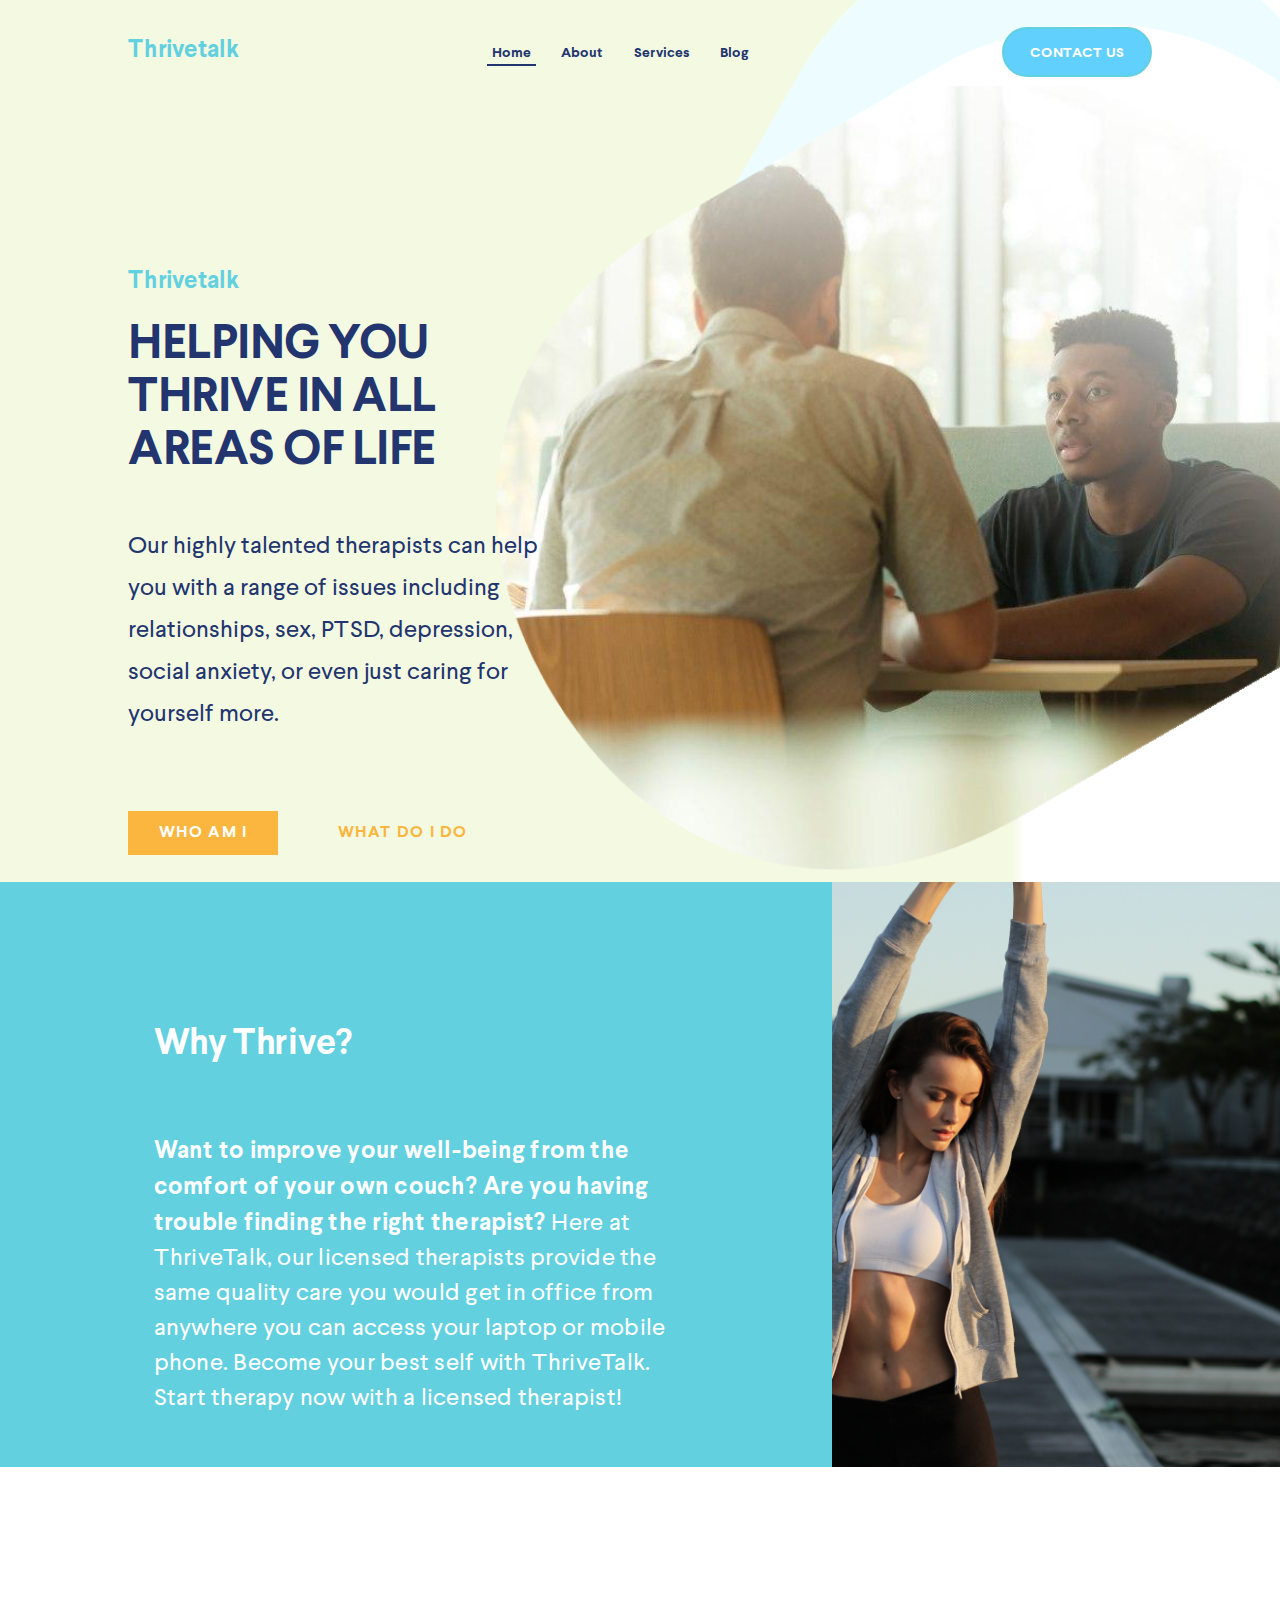
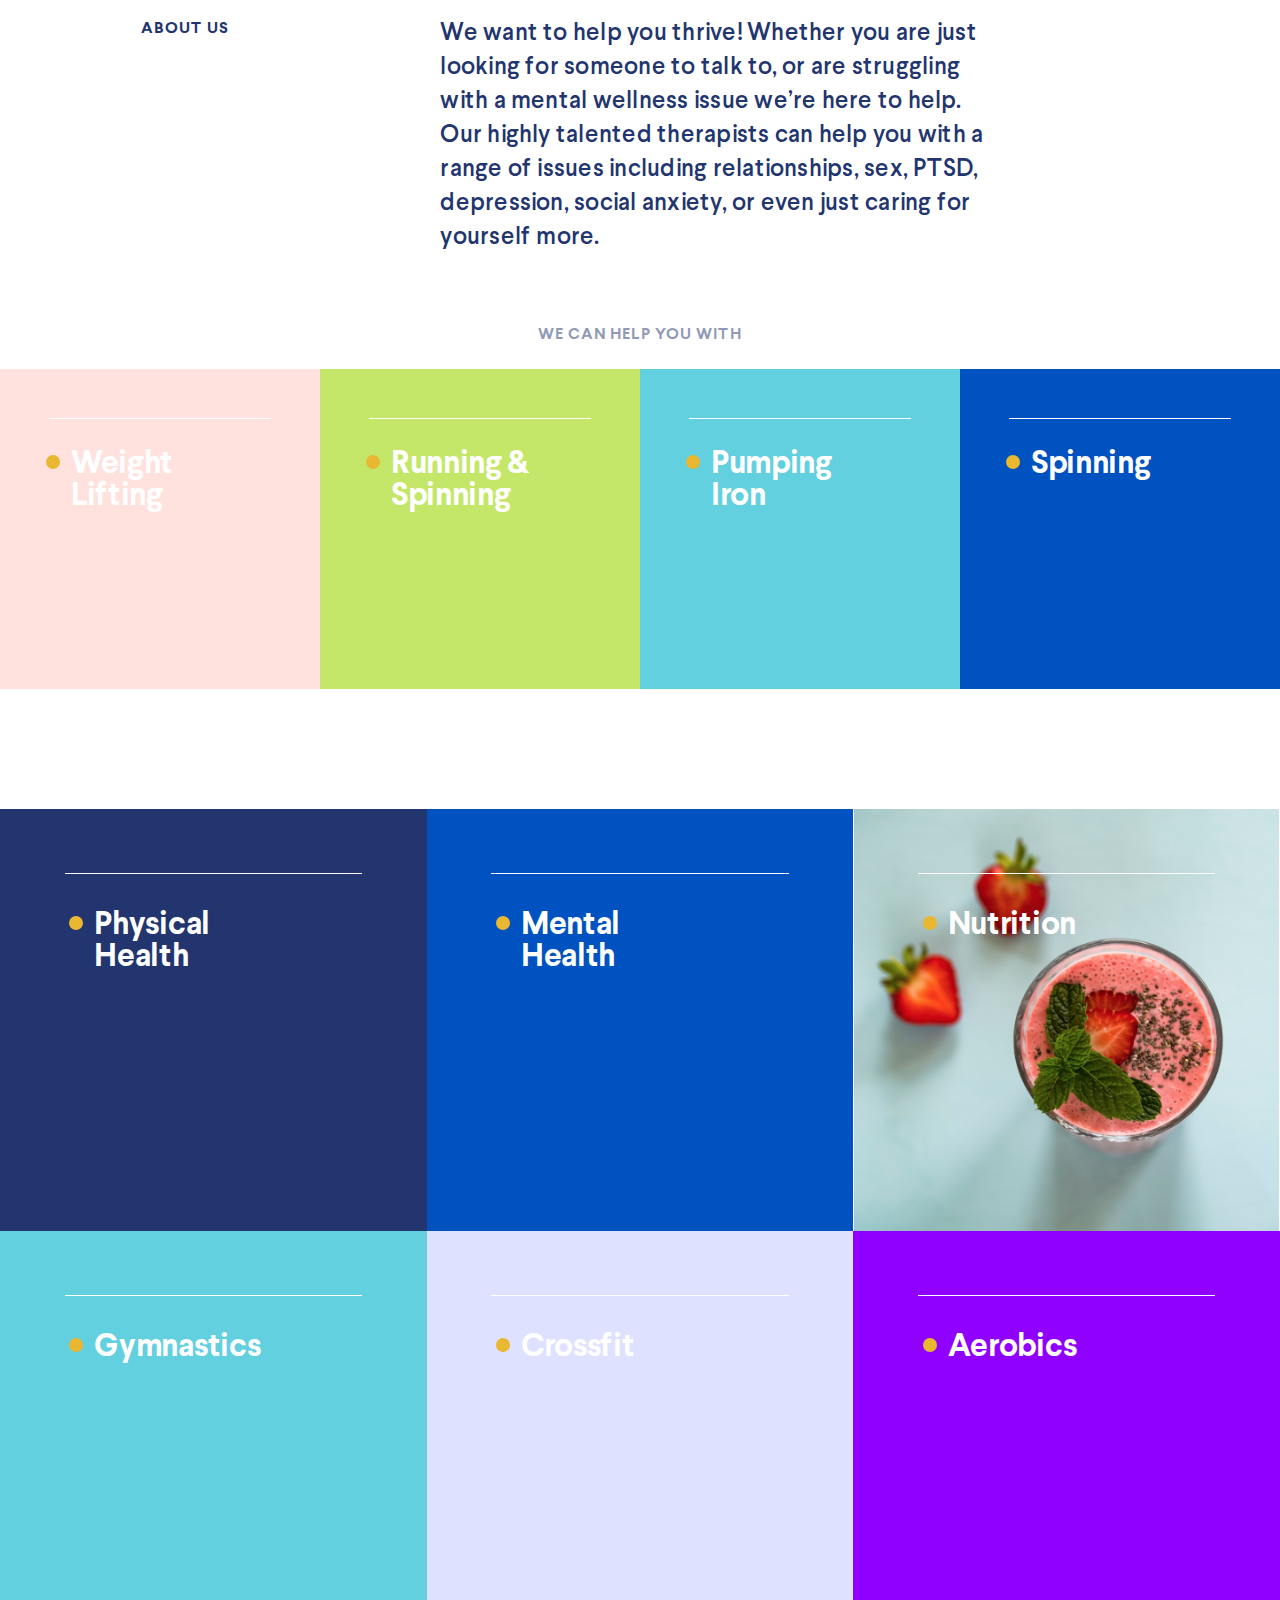
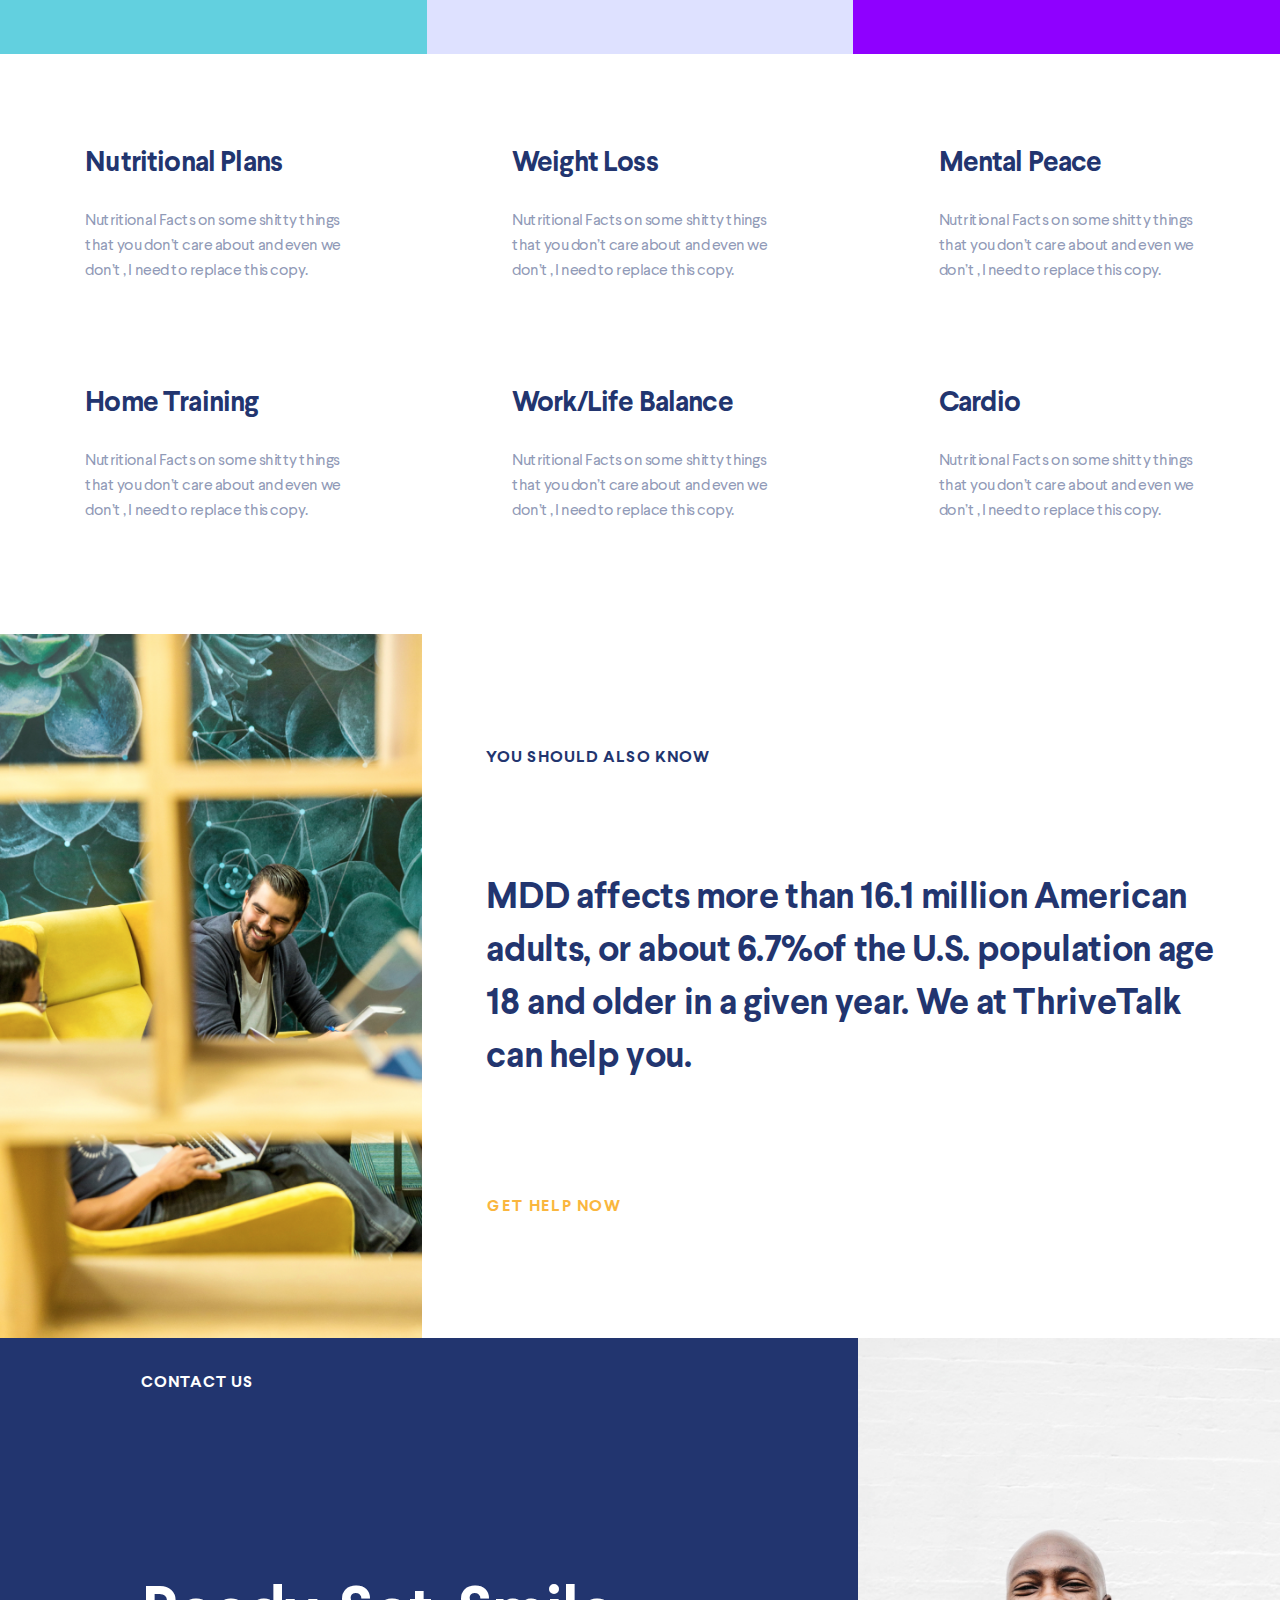
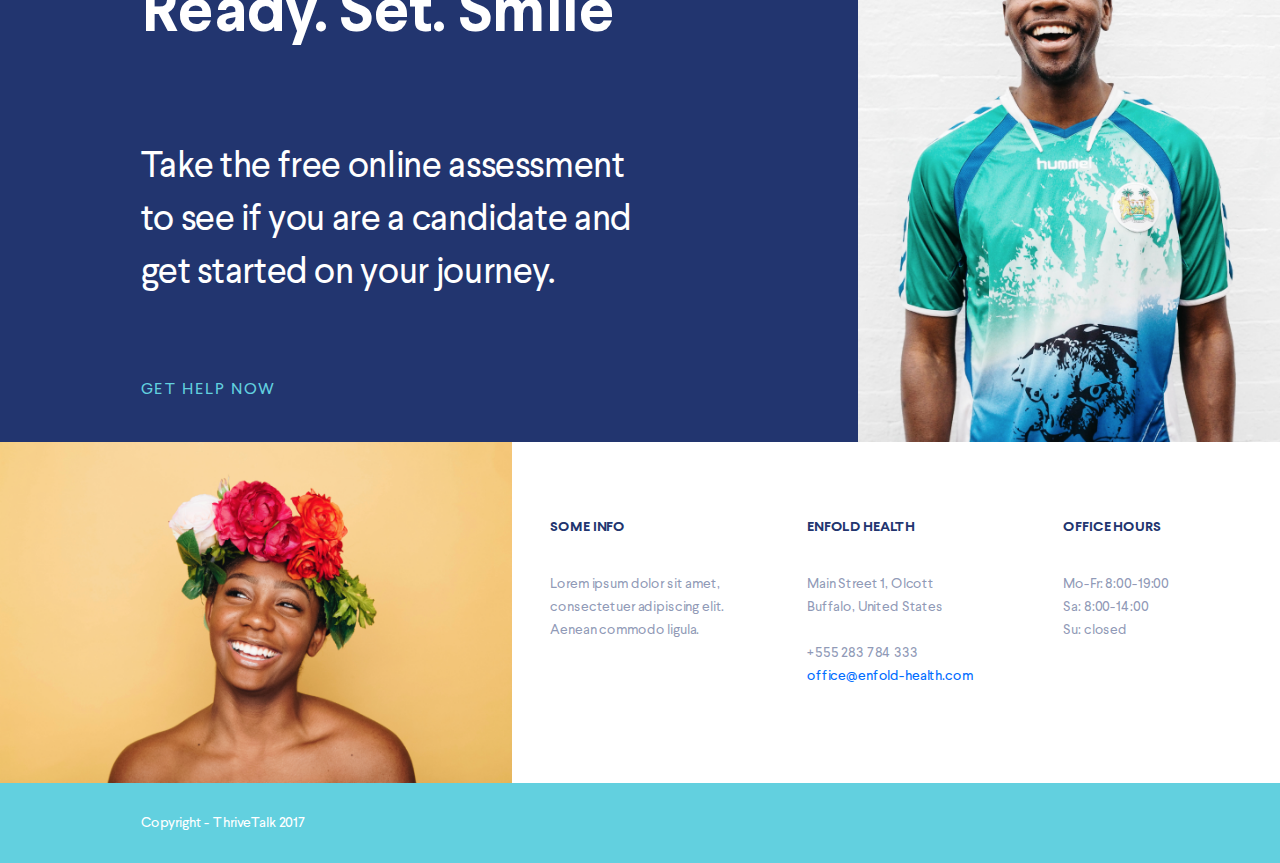
<file: index.html>
<!DOCTYPE html><html lang="en"><head><meta charset="UTF-8"><meta name="viewport" content="width=device-width, initial-scale=1.0"><title>Thrive talk</title><link rel="stylesheet" href="main.6f5223ed.css"><link rel="icon" href="favicon.db85e434.png" type="image/png"></head><body class="page"> <header class="page__header header"> <div class="header__top"> <div class="header__logo logo">Thrivetalk</div> <nav class="header__nav nav"> <ul class="nav__list"> <li class="nav__item"> <a href="#" class="nav__link nav__link--is-active">Home</a> </li> <li class="nav__item"> <a href="#about" class="nav__link">About</a> </li> <li class="nav__item"> <a href="#help" class="nav__link">Services</a> </li> <li class="nav__item"> <a href="https://www.blogger.com/about/?bpli=1" class="nav__link">Blog</a> </li> </ul> </nav> <a class="header__button button" href="mailto:office@enfold-health.co">Contact us</a> </div> <h1 class="header__title">Thrivetalk</h1> <div class="header__promo"> <h2 class="header__promo-title">Helping you thrive in all areas of life</h2> <p class="header__promo-text">Our highly talented therapists can help you with a range of issues including relationships, sex, PTSD, depression, social anxiety, or even just caring for yourself more.</p> <div class="header__links"> <a class="header__link header__link--is-active" href="#">Who am i</a> <a class="header__link" href="#help">What do i do</a> </div> </div> </header> <main class="page__main main"> <section class="main__introduction introduction"> <article class="introduction__article"> <h3 class="introduction__title">Why Thrive?</h3> <p class="introduction__text"> <strong class="introduction__strong-text"> Want to improve your well-being from the comfort of your own couch? Are you having trouble finding the right therapist? </strong> Here at ThriveTalk, our licensed therapists provide the same quality care you would get in office from anywhere you can access your laptop or mobile phone. Become your best self with ThriveTalk. Start therapy now with a licensed therapist! </p> </article> <img class="introduction__img" src="christopher-campbell-40367.9f6e0807.png" alt="young woman is stretching"> </section> <section class="main__about about" id="about"> <h3 class="about__title">About us</h3> <p class="about__text">We want to help you thrive! Whether you are just looking for someone to talk to, or are struggling with a mental wellness issue we’re here to help. Our highly talented therapists can help you with a range of issues including relationships, sex, PTSD, depression, social anxiety, or even just caring for yourself more.</p> </section> <section class="main__help-areas help-areas" id="help"> <h3 class="help-areas__title">We can help you with</h3> <div class="help-areas__row row"> <div class="help-areas__card card card--pink"> <h4 class="card__title">Weight Lifting</h4> </div> <div class="help-areas__card card card--green"> <h4 class="card__title">Running & Spinning</h4> </div> <div class="help-areas__card card card--light-blue"> <h4 class="card__title">Pumping Iron</h4> </div> <div class="help-areas__card card card--blue"> <h4 class="card__title">Spinning</h4> </div> </div> <div class="help-areas__grid grid"> <div class="grid__card card card--dark-blue"> <h4 class="card__title card__title--new-line">Physical Health</h4> </div> <div class="grid__card card card--blue"> <h4 class="card__title card__title--new-line">Mental Health</h4> </div> <div class="card grid__card card--picture"> <h4 class="card__title card__title--new-line">Nutrition</h4> </div> <div class="grid__card card card--light-blue"> <h4 class="card__title card__title--new-line">Gymnastics</h4> </div> <div class="grid__card card card--sky-blue"> <h4 class="card__title card__title--new-line">Crossfit</h4> </div> <div class="grid__card card card--purple"> <h4 class="card__title">Aerobics</h4> </div> </div> <div class="help-areas__grid grid grid--vw-little slider"> <div class="info-card slider__item slider__item--block"> <h4 class="info-card__title">Nutritional Plans</h4> <p class="info-card__text">Nutritional Facts on some shitty things that you don’t care about and even we don’t , I need to replace this copy.</p> </div> <div class="info-card slider__item"> <h4 class="info-card__title">Weight Loss</h4> <p class="info-card__text">Nutritional Facts on some shitty things that you don’t care about and even we don’t , I need to replace this copy.</p> </div> <div class="info-card slider__item"> <h4 class="info-card__title">Mental Peace</h4> <p class="info-card__text">Nutritional Facts on some shitty things that you don’t care about and even we don’t , I need to replace this copy.</p> </div> <div class="info-card slider__item"> <h4 class="info-card__title">Home Training</h4> <p class="info-card__text">Nutritional Facts on some shitty things that you don’t care about and even we don’t , I need to replace this copy.</p> </div> <div class="info-card slider__item"> <h4 class="info-card__title">Work/Life Balance</h4> <p class="info-card__text">Nutritional Facts on some shitty things that you don’t care about and even we don’t , I need to replace this copy.</p> </div> <div class="info-card slider__item"> <h4 class="info-card__title">Cardio</h4> <p class="info-card__text">Nutritional Facts on some shitty things that you don’t care about and even we don’t , I need to replace this copy.</p> </div> </div> <button class="slider__button"></button> </section> <section class="main__additional additional"> <img src="linkedin-sales-navigator-402831.84bf70c5.png" alt="two men communicating on the yellow sofa" class="additional__img"> <article class="additional__article"> <h3 class="additional__title">You should also know</h3> <p class="additional__text">MDD affects more than 16.1 million American adults, or about 6.7%of the U.S. population age 18 and older in a given year. We at ThriveTalk can help you.</p> <a href="#contacts" class="additional__link">Get help now</a> </article> </section> <section class="main__contact-us contact-us"> <article class="contact-us__article"> <h3 class="contact-us__title">Contact us</h3> <p class="contact-us__moto">Ready. Set. Smile</p> <p class="contact-us__text">Take the free online assessment to see if you are a candidate and get started on your journey.</p> <a href="mailto:office@enfold-health.com" class="contact-us__link">Get help now</a> </article> <img src="charles-etoroma-390119.f0b5cd9e.png" alt="smiling man in bright t-shirt" class="contact-us__img"> </section> </main> <footer class="page__footer footer"> <div class="footer__top"> <img src="autumn-goodman-242825.d8e50c77.png" alt="happy smiling woman with a flower wreath" class="footer__img"> <div class="footer__info"> <div class="footer__block"> <h4 class="footer__title">Some info</h4> <p class="footer__text">Lorem ipsum dolor sit amet, consectetuer adipiscing elit. Aenean commodo ligula.</p> </div> <div class="footer__block" id="contacts"> <h4 class="footer__title">Enfold Health</h4> <p class="footer__text"> Main Street 1, Olcott<br> Buffalo, United States </p> <a class="footer__link footer__link--grey" href="tel:+555 283 784 333">+555 283 784 333</a> <a class="footer__link" href="mailto:office@enfold-health.co">office@enfold-health.com</a> </div> <div class="footer__block"> <h4 class="footer__title">Office hours</h4> <p class="footer__text"> Mo-Fr: 8:00-19:00 <br>Sa: 8:00-14:00 <br>Su: closed </p> </div> </div> </div> <div class="footer__bottom"> <p class="footer__bottom-text">Copyright - ThriveTalk 2017</p> </div> </footer> <script type="text/javascript" src="main.d7f4c358.js"></script> </body></html>
</file>
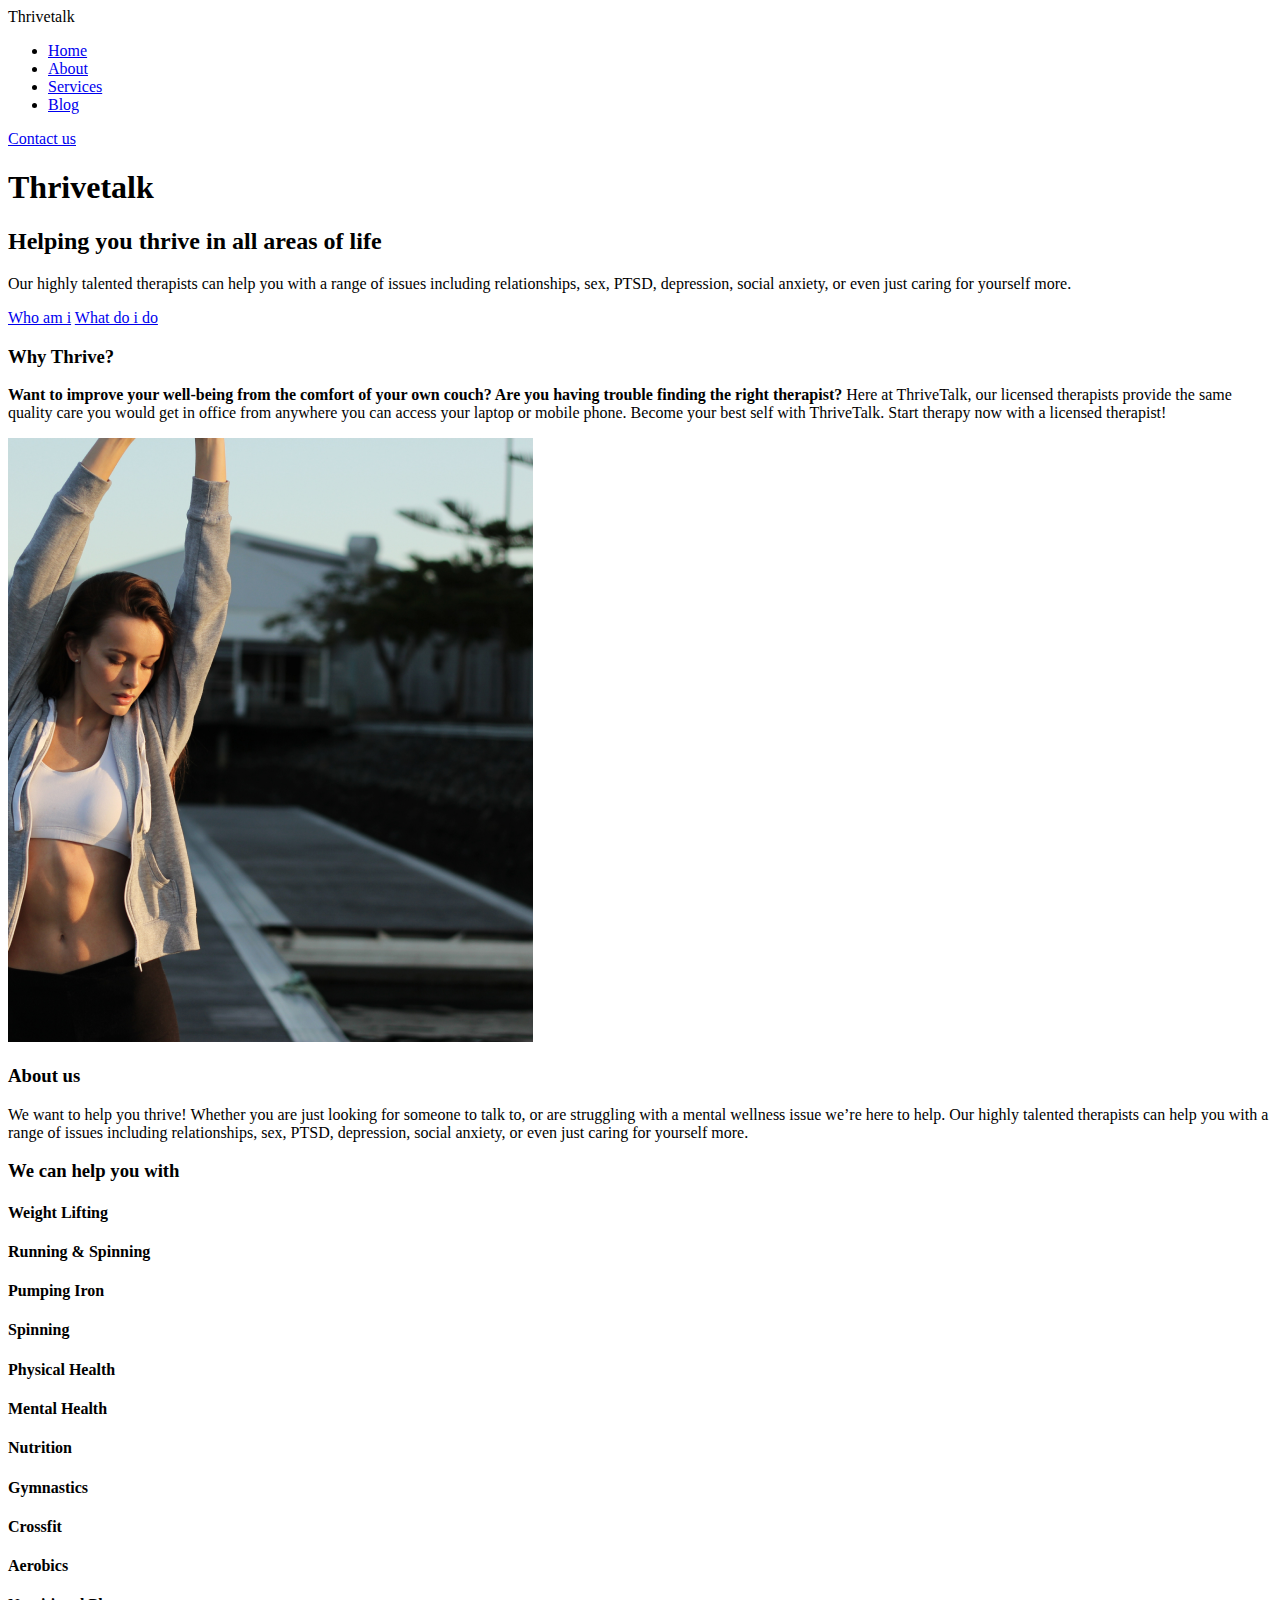
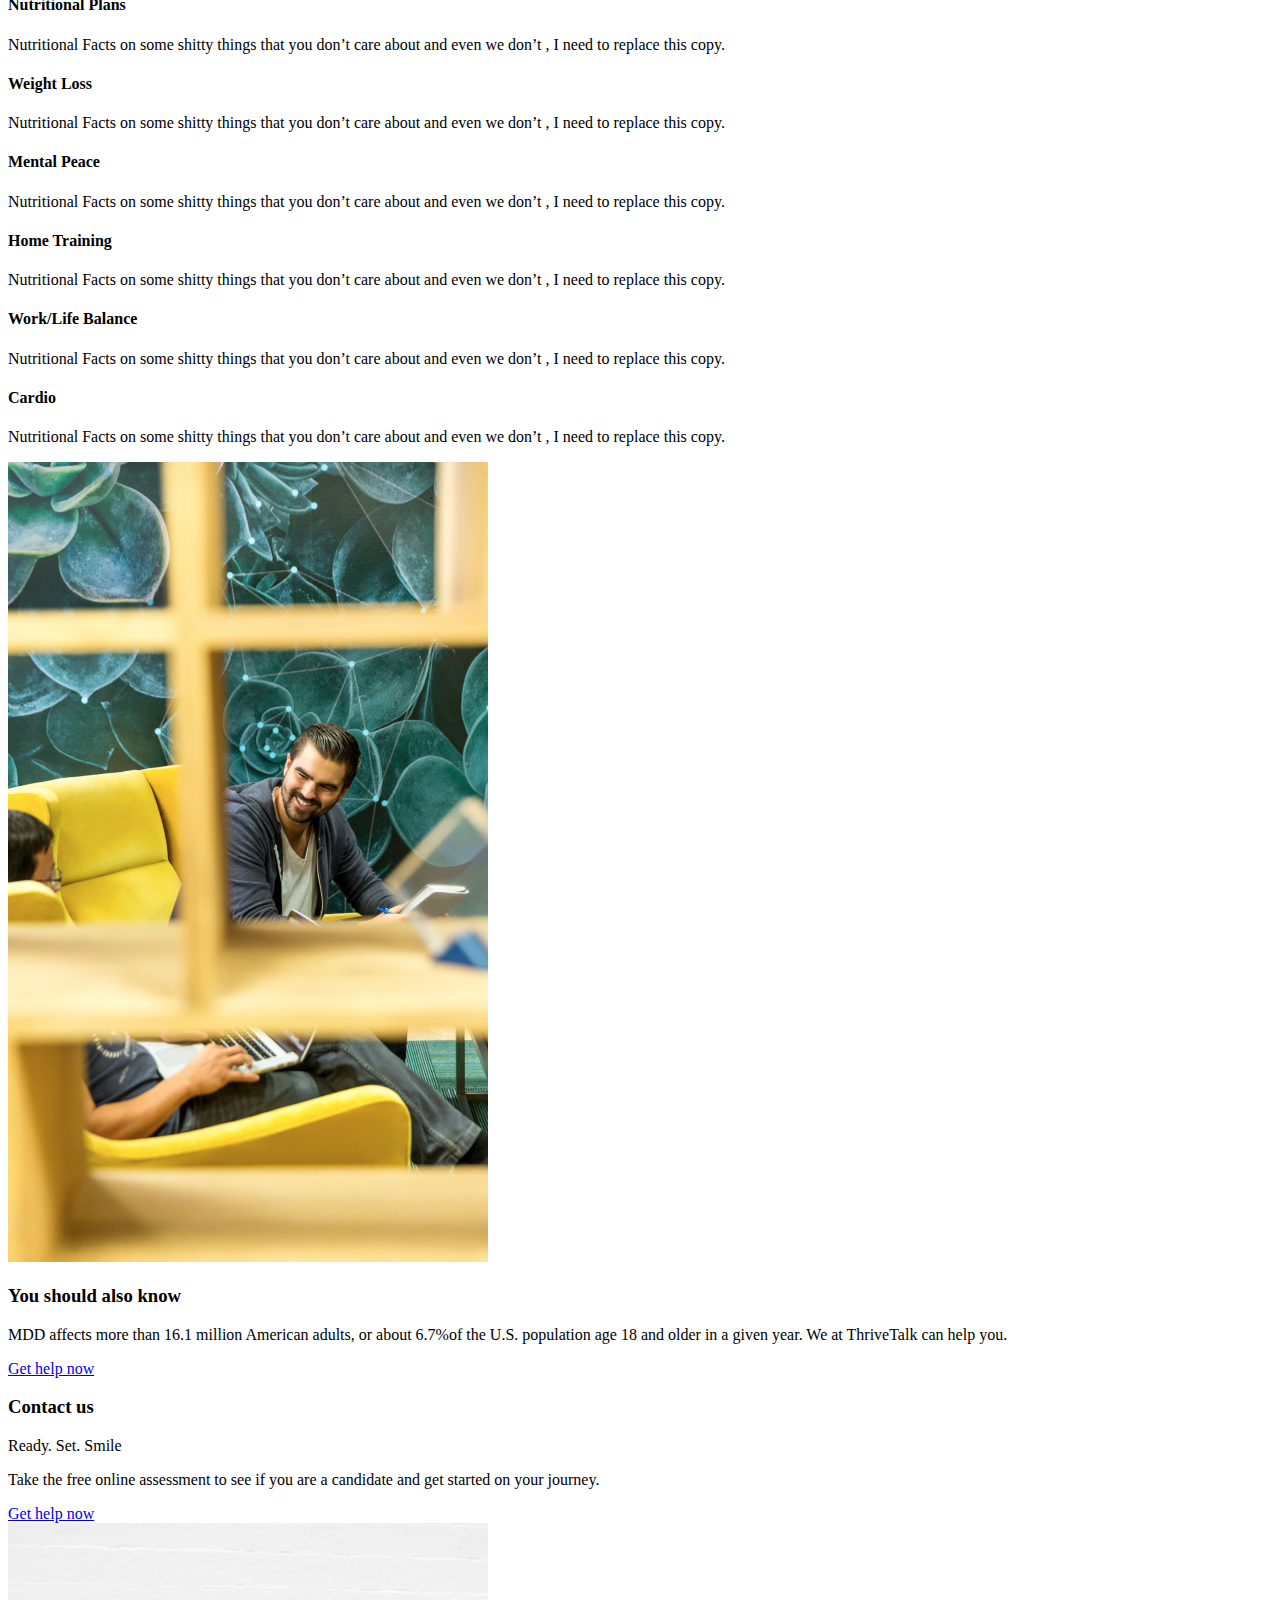
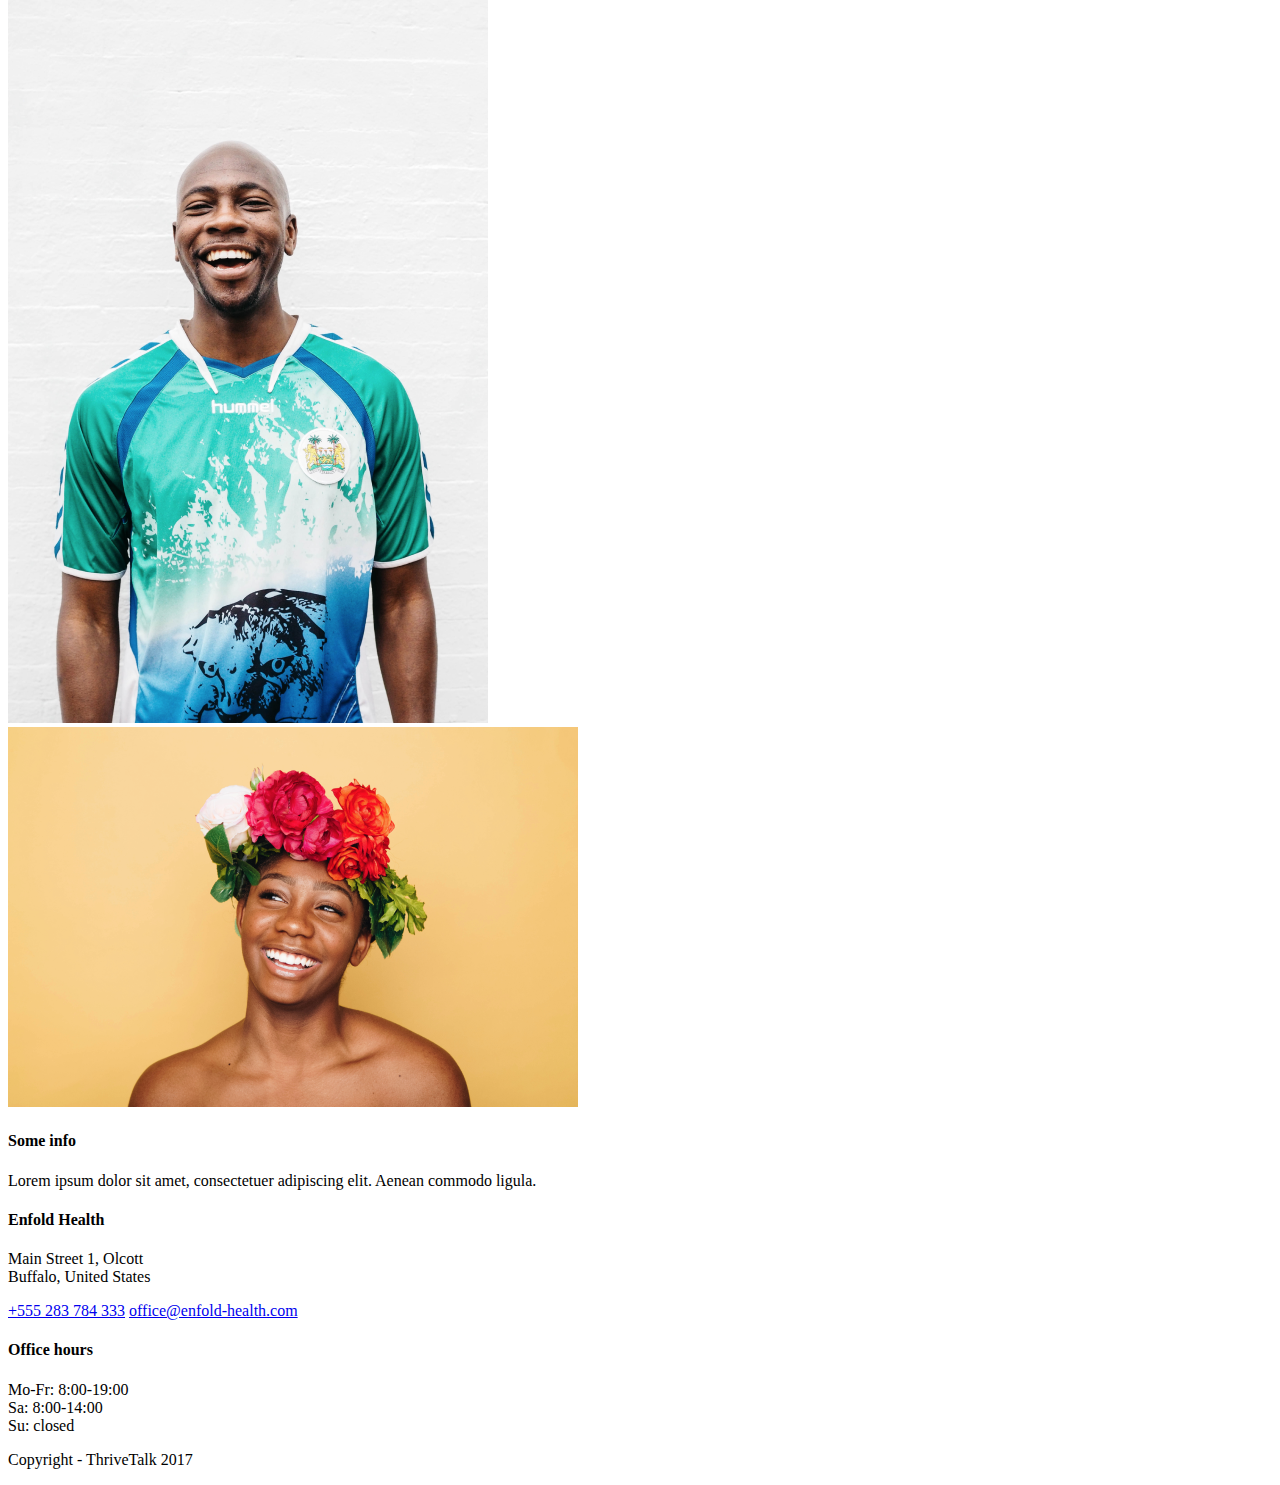
<file: src/index.html>
<!DOCTYPE html>
<html lang="en">
  <head>
    <meta charset="UTF-8">
    <meta name="viewport" content="width=device-width, initial-scale=1.0">
    <title>Thrive talk</title>
    <link rel="stylesheet" href="./styles/main.scss">
    <link
      rel="icon"
      href="images/favicon.png"
      type="image/png"
    >
  </head>
  <body class="page">
    <header class="page__header header">
      <div class="header__top">
        <div class="header__logo logo">Thrivetalk</div>

        <nav class="header__nav nav">
          <ul class="nav__list">
            <li class="nav__item">
              <a href="#" class="nav__link  nav__link--is-active">Home</a>
            </li>

            <li class="nav__item">
              <a href="#about" class="nav__link">About</a>
            </li>

            <li class="nav__item">
              <a href="#help" class="nav__link">Services</a>
            </li>

            <li class="nav__item">
              <a href="#blog" class="nav__link">Blog</a>
            </li>
          </ul>
        </nav>

        <a class="header__button button" href="mailto:office@enfold-health.co">Contact us</a>
      </div>

      <h1 class="header__title">Thrivetalk</h1>

      <div class="header__promo">
        <h2 class="header__promo-title">Helping you thrive in all areas of life</h2>
        <p class="header__promo-text">Our highly talented therapists can help you with a range of issues including relationships, sex, PTSD, depression, social anxiety, or even just caring for yourself more.</p>
        <div class="header__links">
          <a class="header__link header__link--is-active" href="#">Who am i</a>
          <a class="header__link" href="#help">What do i do</a>
        </div>
      </div>
    </header>

    <main class="page__main main">
      <section class="main__introduction introduction">
        <article class="introduction__article">
          <h3 class="introduction__title">Why Thrive?</h3>
          <p class="introduction__text">
            <strong class="introduction__strong-text">
              Want to improve your well-being from the comfort of your own couch? Are you having trouble finding the right therapist?
            </strong>
            Here at ThriveTalk, our licensed therapists provide the same quality care you would get in office from anywhere you can access your laptop or mobile phone. Become your best self with ThriveTalk. Start therapy now with a licensed therapist!
          </p>
        </article>
        <img
          class="introduction__img"
          src="images/christopher-campbell-40367.png"
          alt="young woman is stretching"
        >
      </section>

      <section class="main__about about" id="about">
        <h3 class="about__title">About us</h3>
        <p class="about__text">We want to help you thrive! Whether you are just looking for someone to talk to, or are struggling with a mental wellness issue we’re here to help. Our highly talented therapists can help you with a range of issues including relationships, sex, PTSD, depression, social anxiety, or even just caring for yourself more.</p>
      </section>

      <section class="main__help-areas help-areas" id="help">
        <h3 class="help-areas__title">We can help you with</h3>
        <div class="help-areas__row">
          <div class="help-areas__card card card--pink">
            <h4 class="card__title">Weight Lifting</h4>
          </div>
          <div class="help-areas__card card card--green">
            <h4 class="card__title">Running & Spinning</h4>
          </div>
          <div class="help-areas__card card card--light-blue">
            <h4 class="card__title">Pumping Iron</h4>
          </div>
          <div class="help-areas__card card card--blue">
            <h4 class="card__title">Spinning</h4>
          </div>
        </div>
        <div class="help-areas__grid grid">
          <div class="grid__card card card--dark-blue">
            <h4 class="card__title card__title--new-line">Physical Health</h4>
          </div>
          <div class="grid__card card card--blue">
            <h4 class="card__title card__title--new-line">Mental Health</h4>
          </div>
          <div class="card grid__card card--picture">
            <h4 class="card__title card__title--new-line">Nutrition</h4>
          </div>
          <div class="grid__card card card--light-blue">
            <h4 class="card__title card__title--new-line">Gymnastics</h4>
          </div>
          <div class="grid__card card card--sky-blue">
            <h4 class="card__title card__title--new-line">Crossfit</h4>
          </div>
          <div class="grid__card card card--purple">
            <h4 class="card__title">Aerobics</h4>
          </div>
        </div>
        <div class="help-areas__grid grid grid--vw-little">
          <div class="info-card">
            <h4 class="info-card__title">Nutritional Plans</h4>
            <p class="info-card__text">Nutritional Facts on some shitty things that you don’t care about and even we don’t , I need to replace this copy.</p>
          </div>

          <div class="info-card">
            <h4 class="info-card__title">Weight Loss</h4>
            <p class="info-card__text">Nutritional Facts on some shitty things that you don’t care about and even we don’t , I need to replace this copy.</p>
          </div>

          <div class="info-card">
            <h4 class="info-card__title">Mental Peace</h4>
            <p class="info-card__text">Nutritional Facts on some shitty things that you don’t care about and even we don’t , I need to replace this copy.</p>
          </div>

          <div class="info-card">
            <h4 class="info-card__title">Home Training</h4>
            <p class="info-card__text">Nutritional Facts on some shitty things that you don’t care about and even we don’t , I need to replace this copy.</p>
          </div>

          <div class="info-card">
            <h4 class="info-card__title">Work/Life Balance</h4>
            <p class="info-card__text">Nutritional Facts on some shitty things that you don’t care about and even we don’t , I need to replace this copy.</p>
          </div>

          <div class="info-card">
            <h4 class="info-card__title">Cardio</h4>
            <p class="info-card__text">Nutritional Facts on some shitty things that you don’t care about and even we don’t , I need to replace this copy.</p>
          </div>
        </div>
      </section>

      <section class="main__additional additional">
        <img
          src="images/linkedin-sales-navigator-402831.png"
          alt="two men communicating on the yellow sofa"
          class="additional__img"
        >
        <article class="additional__article">
          <h3 class="additional__title">You should also know</h3>
          <p class="additional__text">MDD affects more than 16.1 million American adults, or about 6.7%of the U.S. population age 18 and older in a given year. We at ThriveTalk can help you.</p>
          <a href="mailto:office@enfold-health.com" class="additional__link">Get help now</a>
        </article>
      </section>

      <section class="main__contact-us contact-us">
        <article class="contact-us__article">
          <h3 class="contact-us__title">Contact us</h3>
          <p class="contact-us__moto">Ready. Set. Smile</p>
          <p class="contact-us__text">Take the free online assessment to see if you are a candidate and get started on your journey.</p>
          <a href="mailto:office@enfold-health.com" class="contact-us__link">Get help now</a>
        </article>
        <img
          src="images/charles-etoroma-390119.png"
          alt="smiling man in bright t-shirt"
          class="contact-us__img"
        >
      </section>
    </main>

    <footer class="page__footer footer">
      <div class="footer__top">
        <img
          src="images/autumn-goodman-242825.png"
          alt="happy smiling woman with a flower wreath"
          class="footer__img"
        >
        <div class="footer__info">
          <div class="footer__block">
            <h4 class="footer__title">Some info</h4>
            <p class="footer__text">Lorem ipsum dolor sit amet, consectetuer adipiscing elit. Aenean commodo ligula.</p>
          </div>
          <div class="footer__block">
            <h4 class="footer__title">Enfold Health</h4>
            <p class="footer__text">
              Main Street 1, Olcott<br>
              Buffalo, United States
            </p>
            <a class="footer__link footer__link--grey" href="tel:+555 283 784 333">+555 283 784 333</a>
            <a class="footer__link" href="mailto:office@enfold-health.co">office@enfold-health.com</a>
          </div>
          <div class="footer__block">
            <h4 class="footer__title">Office hours</h4>
            <p class="footer__text">
              Mo-Fr: 8:00-19:00
              <br>Sa: 8:00-14:00
              <br>Su: closed
            </p>
          </div>
        </div>
      </div>
      <div class="footer__bottom">
        <p class="footer__bottom-text">Copyright - ThriveTalk  2017</p>
      </div>
    </footer>
    <script type="text/javascript" src="scripts/main.js"></script>
  </body>
</html>
</file>
<file: main.6f5223ed.css>
@font-face{src:url(Larsseit.9c64543d.woff) format("woff");font-family:Larsseit;font-style:normal;font-weight:400}@font-face{src:url(Larsseit-Bold.e43b77ae.woff) format("woff");font-family:Larsseit;font-style:normal;font-weight:700}@font-face{src:url(Larsseit-Medium.020f33fe.woff) format("woff");font-family:Larsseit;font-style:normal;font-weight:500}.card{font-size:32px;letter-spacing:-.01em;color:#fff;border:1px solid transparent}@media (max-width:450px){.card{font-size:24px}}@media (min-width:2000px){.card{font-size:62px;line-height:90px}}.card:before{content:"";position:relative;top:15%;margin:0 auto;display:block;width:70%;height:1px;border-radius:10px;background-color:#fff;box-shadow:inset 0 -1px 0 #fff}@media (min-width:2000px){.card:before{height:3px}}.card--dark-blue{background-color:#22356f}.card--blue{background-color:#0052c1}.card--picture{background-image:url(joanna-kosinska-340748.ee0505b4.png);background-size:cover;background-position:100%;background-repeat:no-repeat}.card--light-blue{background-color:#62d0df}.card--sky-blue{background-color:#dee1ff}.card--purple{background-color:#8f00ff}.card--green{background-color:#c4e769}.card--pink{background-color:#ffe2de}.card__title{padding:20% 22%}.card__title--new-line{word-spacing:80px}@media (min-width:2000px){.card__title--new-line{word-spacing:200px}}.card__title:before{content:"";position:relative;top:20px;right:25px;display:block;width:12px;height:12px;background-color:#e9b730;border:1px solid transparent;border-radius:50%}@media (max-width:700px){.card__title:before{top:16px;width:8px;height:8px}}@media (min-width:2000px){.card__title:before{top:45px;right:40px;width:20px;height:20px}}.grid{display:grid;grid-template-columns:repeat(3,minmax(230px,1fr));justify-content:center;transition:opacity .3s;cursor:pointer}.grid :hover{opacity:.8}@media (max-width:700px){.grid{grid-template-columns:repeat(2,1fr)}}@media (max-width:550px){.grid--vw-little{grid-template-columns:1fr}}.grid__card{height:33vw;transition:opacity .3s}@media (max-width:1440px){.grid__card{height:33vw}}@media (max-width:700px){.grid__card{height:50vw}}.help-areas{padding-bottom:100px}.help-areas__title{margin-bottom:25px;font-size:16px;line-height:19px;letter-spacing:.06em;color:rgba(34,53,111,.5);text-align:center;text-transform:uppercase}@media (min-width:2000px){.help-areas__title{font-size:24px;margin-bottom:75px}}.help-areas__row{margin-bottom:120px;display:flex;gap:0;cursor:pointer}@media (max-width:700px){.help-areas__row{flex-wrap:wrap}}.help-areas__card{width:25%;height:25vw;transition:transform .3s ease-out}.help-areas__card:hover{transform:translateY(-20%)}@media (max-width:1440px){.help-areas__card{height:25vw}}@media (max-width:700px){.help-areas__card{width:50vw;height:50vw}}.info-card{height:240px;align-items:center;padding:22% 20%}@media (max-width:700px){.info-card{padding:10% 10% 0;height:180px;text-align:center}}@media (min-width:2000px){.info-card{padding:10% 10% 0;height:15vw}}.info-card__title{padding-bottom:28px;font-size:28px;line-height:33px;letter-spacing:-.03em}@media (min-width:2000px){.info-card__title{padding-bottom:50px;font-size:36px}}.info-card__text{font-size:16px;line-height:25px;letter-spacing:-.03em;color:rgba(34,53,111,.5)}@media (min-width:2000px){.info-card__text{font-size:28px;line-height:50px}}.additional{display:flex;justify-content:center}@media (max-width:700px){.additional{flex-direction:column}}.additional__img{display:block;width:33%;object-fit:cover;object-position:center}@media (max-width:700px){.additional__img{height:300px;width:100%}}.additional__article{width:67%;display:flex;flex-direction:column;justify-content:space-around;padding:5vw}@media (max-width:1200px){.additional__article{width:100%;gap:30px}}.additional__title{font-size:16px;line-height:12px;letter-spacing:.06em;text-transform:uppercase}@media (min-width:2000px){.additional__title{font-size:28px}}.additional__text{font-size:36px;font-weight:700;line-height:53px;letter-spacing:-.01em}@media (max-width:1000px){.additional__text{line-height:40px;font-size:24px}}@media (min-width:2000px){.additional__text{line-height:90px;font-size:64px}}.additional__link{display:block;font-size:16px;font-weight:700;line-height:23px;letter-spacing:.1em;color:#fab63e;text-transform:uppercase;text-decoration:none;border:1px solid transparent;transition:color .3s}@media (min-width:2000px){.additional__link{font-size:28px}}.additional__link:hover{color:#62d0df}.contact-us{display:flex;justify-content:space-between}@media (max-width:700px){.contact-us{flex-direction:column;justify-content:center}}.contact-us__img{display:block;width:33%;object-fit:cover;object-position:center}@media (max-width:700px){.contact-us__img{width:100%;height:300px;object-position:65% 35%}}.contact-us__article{width:67%;display:flex;flex-direction:column;justify-content:space-around;padding-left:11%;background-color:#22356f}@media (max-width:700px){.contact-us__article{width:100%;gap:30px;padding:30px 11%}}.contact-us__title{margin-bottom:100px;font-size:16px;line-height:12px;letter-spacing:.06em;text-transform:uppercase;color:#fff}@media (min-width:2000px){.contact-us__title{font-size:28px}}@media (max-width:1200px){.contact-us__title{margin-bottom:0}}.contact-us__moto{font-size:64px;font-weight:700;line-height:94px;letter-spacing:-.01em;color:#fff}@media (min-width:2000px){.contact-us__moto{font-size:72px}}@media (max-width:900px){.contact-us__moto{font-size:42px;line-height:70px}}@media (max-width:700px){.contact-us__moto{font-size:32px}}.contact-us__text{font-size:36px;line-height:53px;letter-spacing:-.01em;width:70%;color:#fff}@media (min-width:2000px){.contact-us__text{font-size:48px;line-height:90px}}@media (max-width:1000px){.contact-us__text{line-height:42px;font-size:30px}}@media (max-width:700px){.contact-us__text{width:100%}}.contact-us__link{font-size:16px;line-height:23px;letter-spacing:.1em;text-transform:uppercase;text-decoration:none;color:#62d0df}@media (min-width:2000px){.contact-us__link{font-size:28px}}.contact-us__link:hover{color:#fab63e}.footer__top{display:flex;justify-content:space-between}@media (max-width:650px){.footer__top{justify-content:center;padding:0 11%}}.footer__img{width:40%;object-fit:cover;object-position:center}@media (max-width:650px){.footer__img{display:none}}.footer__info{width:57%;display:grid;grid-template-columns:repeat(3,minmax(100px,240px));gap:40px;justify-content:center;padding-top:80px}@media (min-width:1800px){.footer__info{gap:100px;grid-template-columns:repeat(3,13vw);padding-top:150px}}@media (max-width:900px){.footer__info{gap:20px;padding-top:40px;padding-bottom:20px}}@media (max-width:650px){.footer__info{width:100%;grid-template-columns:repeat 3,1fr}}@media (max-width:500px){.footer__info{grid-template-columns:1fr}}.footer__title{margin-bottom:40px;line-height:11px;letter-spacing:-.01em;text-transform:uppercase;font-weight:700}@media (min-width:1800px){.footer__title{font-size:24px;margin-bottom:80px}}.footer__text{margin-bottom:23px;line-height:23px;letter-spacing:-.01em;color:rgba(34,53,111,.5)}@media (min-width:1800px){.footer__text{font-size:24px;line-height:40px}}.footer__link{display:block;line-height:23px;letter-spacing:-.01em;text-decoration:none;color:#006dff;transition:color .3s}@media (min-width:1800px){.footer__link{font-size:24px;line-height:40px}}.footer__link:hover{color:#22356f}.footer__link--grey{color:rgba(34,53,111,.5)}.footer__bottom{display:block;padding:0 11%;line-height:80px;height:80px;letter-spacing:-.01em;color:#fff;background:#62d0df}@media (min-width:1800px){.footer__bottom{font-size:24px}}.header{position:relative;padding:27px 10%}@media (max-width:700px){.header{padding-top:60px}}.header:after{content:"";position:absolute;z-index:-1;top:0;left:0;bottom:0;right:0;background:url(header-cut-img.7ef81db9.png),url(header-ellipse.bc6d8819.png),linear-gradient(90deg,#f4f9e2,#f4f9e2 79%,#fff 80%,#fff);background-size:contain;background-position:100%;background-repeat:no-repeat}@media (max-width:1000px){.header:after{opacity:.5}}.header__top{margin-bottom:180px;display:flex;justify-content:space-between;align-items:baseline}@media (max-width:700px){.header__top{margin-bottom:50px}}@media (min-width:2000px){.header__top{margin-bottom:250px}}.header__logo,.header__title{margin-bottom:24px;font-size:24px;font-weight:700;line-height:27px;letter-spacing:-.01em;color:#62d0df}@media (min-width:2000px){.header__logo,.header__title{font-size:36px;margin-bottom:80px}}@media (max-width:700px){.header__logo{display:none}}.header__promo{width:35vw}@media (max-width:700px){.header__promo{width:100%}}.header__promo-title{margin-bottom:48px;font-size:48px;line-height:53px;letter-spacing:-.01em;text-transform:uppercase}@media (max-width:700px){.header__promo-title{font-size:36px}}@media (min-width:2000px){.header__promo-title{margin-bottom:150px;font-size:64px}}.header__promo-text{margin-bottom:75px;font-size:24px;line-height:42px}@media (max-width:700px){.header__promo-text{margin-bottom:40px;width:100%;font-size:20px;line-height:30px}}@media (min-width:2000px){.header__promo-text{margin-bottom:120px;font-size:36px;line-height:70px}}.header__links{display:flex;column-gap:50px}@media (max-width:700px){.header__links{column-gap:5px;justify-content:space-around}}.header__link{display:block;width:150px;font-size:16px;font-weight:700;line-height:40px;text-align:center;letter-spacing:.1em;color:#fab63e;text-transform:uppercase;text-decoration:none;border:2px solid transparent;transition:border-color .3s}.header__link:hover{border-color:#fab63e}@media (max-width:600px){.header__link{color:#22356f;font-size:14px}}@media (min-width:2000px){.header__link{margin-bottom:100px;width:240px;height:80px;font-size:24px;line-height:80px}}.header__link--is-active{background-color:#fab63e;color:#fff}.introduction{display:flex;justify-content:space-between}@media (max-width:700px){.introduction{flex-direction:column}}.introduction__article{background-color:#62d0df;padding:150px 12% 50px}@media (max-width:1000px){.introduction__article{padding:50px 6%}}@media (max-width:700px){.introduction__article{width:100%;padding:40px 11%}}@media (min-width:2000px){.introduction__article{width:65%;padding:250px 12% 100px}}.introduction__title{padding-bottom:75px;font-size:36px;line-height:27px;letter-spacing:-.01em;color:#fff}@media (max-width:800px){.introduction__title{font-size:30px;padding-bottom:40px}}@media (min-width:2000px){.introduction__title{font-size:48px;padding-bottom:150px}}.introduction__text{font-size:24px;line-height:35px;letter-spacing:.01em;color:#fff}@media (max-width:900px){.introduction__text{font-size:16px;line-height:28px}}@media (min-width:2000px){.introduction__text{font-size:36px;line-height:70px}}.introduction__img{display:block;width:35%;object-fit:cover;object-position:left}@media (max-width:700px){.introduction__img{height:300px;width:100%;object-position:70% 40%}}.nav__list{display:flex;justify-content:space-between;list-style:none}@media (max-width:700px){.nav__list{position:absolute;left:calc(50% - 140px);top:20px}}.nav__item{margin:0 10px}@media (min-width:2000px){.nav__item{margin:0 70px}}.nav__link{font-size:14px;font-weight:700;line-height:16px;color:#22356f;text-decoration:none;padding:5px;transition:border .3s,opacity .3s}@media (min-width:2000px){.nav__link{font-size:24px}}.nav__link:hover{border-bottom:1px solid #22356f;box-shadow:inset 0 -1px 0;opacity:.8}.nav__link--is-active{border-bottom:1px solid #22356f;box-shadow:inset 0 -1px 0 #22356f}.about{display:flex;padding:150px 11% 70px}@media (max-width:1000px){.about{padding-top:70px}}@media (max-width:500px){.about{flex-direction:column;width:100%}}@media (min-width:2000px){.about{padding:200px 12% 150px}}.about__title{width:30%;font-size:16px;line-height:23px;letter-spacing:.06em;text-transform:uppercase}@media (max-width:500px){.about__title{width:100%;padding-bottom:20px}}@media (min-width:2000px){.about__title{font-size:24px;line-height:40px}}.about__text{width:55%;font-size:24px;font-weight:500;line-height:34px;letter-spacing:.01em}@media (min-width:2000px){.about__text{font-size:36px;line-height:60px}}@media (max-width:1000px){.about__text{width:70%;font-size:16px;line-height:24px}}@media (max-width:500px){.about__text{width:100%}}.button{width:150px;height:50px;font-size:14px;line-height:50px;text-align:center;font-weight:700;color:#fff;text-transform:uppercase;text-decoration:none;background:#62d0fd;border-radius:50px;border:2px solid #62d0df;cursor:pointer;outline:none;transition:color .3s,background-color .3s}.button:hover{background-color:transparent;color:#62d0df}@media (min-width:2000px){.button{width:200px;height:70px;font-size:24px;line-height:70px}}@media (max-width:1000px){.button{width:120px;height:40px;line-height:40px}}@media (max-width:700px){.button{display:none}}.page{background-color:#eee;color:#22356f;font-size:14px}.page__header{margin:0 auto}.page__footer,.page__main{margin:0 auto;background-color:#fff}*{box-sizing:border-box}html{font-family:Larsseit,Helvetica,sans-serif;scroll-behavior:smooth}body,h1,h2,h3,h4,li,p,ul{margin:0;padding:0}@media (max-width:550px){.slider__item{display:none}}@media (max-width:550px){.slider__item--block{display:block;object-fit:cover;width:100%;height:100%}}.slider__button{display:none}@media (max-width:550px){.slider__button{display:block;margin:30px auto 0;width:30px;height:30px;background-image:url(right.226d2724.png);background-color:#fff;background-position:50%;background-size:contain;border:1px transparent;border-radius:40%;outline:none}.slider__button:focus{background-color:#fcfafa}}
/*# sourceMappingURL=main.6f5223ed.css.map */
</file>
